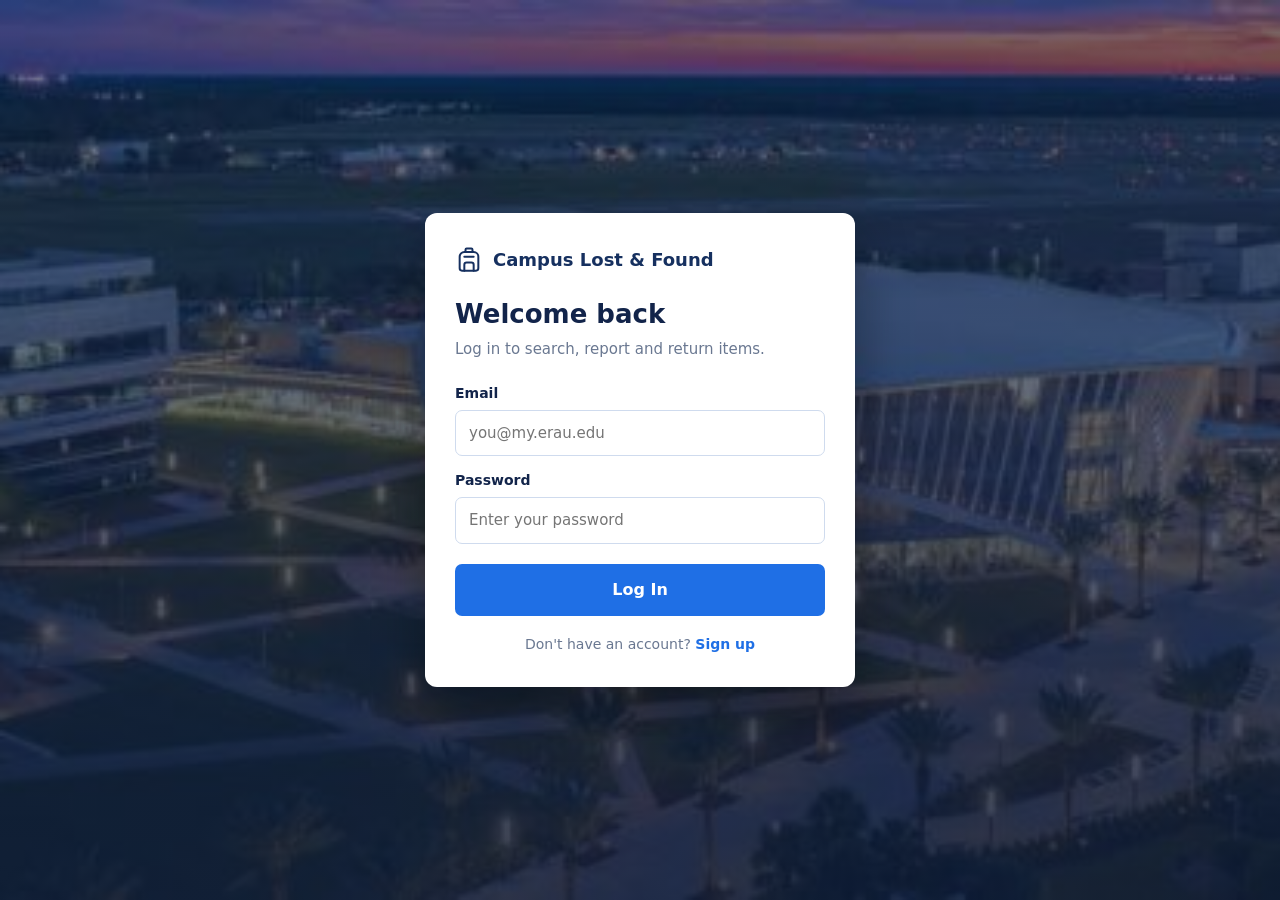
<file: index.html>
<!DOCTYPE html>
<html lang="en">
<head>
  <meta charset="UTF-8">
  <meta name="viewport" content="width=device-width, initial-scale=1.0">
  <title>Home - Campus Lost &amp; Found</title>
  <link rel="stylesheet" href="style.css">
</head>
<body>
  <header id="site-nav"></header>

  <main>
    <section class="hero">
      <div class="hero-img" role="img" aria-label="Campus at dusk"></div>
      <div class="container hero-inner">
        <h1>Campus Lost &amp; Found</h1>
        <p class="tagline">Find it. Report it. Return it.</p>
        <div class="hero-actions">
          <form class="search-bar" action="search.html" method="get" role="search">
            <span class="search-icon" id="heroSearchIcon"></span>
            <input type="search" name="q" placeholder="Search lost or found items..." aria-label="Search lost or found items">
            <button class="btn btn-primary" type="submit">Search</button>
          </form>
          <a class="btn btn-primary btn-lg" href="report.html" id="reportBtn">Report an Item</a>
        </div>
      </div>
    </section>

    <div class="container">
      <section class="stats" aria-label="Item totals">
        <a class="stat-card stat-lost" href="search.html?status=lost">
          <span class="stat-icon" data-icon="alert"></span>
          <span><span class="stat-label">Lost Items</span><br><span class="stat-value" id="statLost">0</span></span>
        </a>
        <a class="stat-card stat-found" href="search.html?status=found">
          <span class="stat-icon" data-icon="search"></span>
          <span><span class="stat-label">Found Items</span><br><span class="stat-value" id="statFound">0</span></span>
        </a>
        <a class="stat-card stat-returned" href="search.html?status=returned">
          <span class="stat-icon" data-icon="check"></span>
          <span><span class="stat-label">Returned</span><br><span class="stat-value" id="statReturned">0</span></span>
        </a>
      </section>

      <div class="home-grid">
        <section class="panel">
          <div class="panel-head">
            <h2 class="panel-title">Recent Items</h2>
            <a class="link-arrow" href="search.html" id="viewAll">View All</a>
          </div>
          <div class="items-grid" id="recentGrid"></div>
        </section>

        <section class="panel">
          <h2 class="panel-title">Common Locations</h2>
          <p class="panel-sub">Where items are most often lost on campus.</p>
          <ul class="loc-list" id="locList"></ul>
        </section>
      </div>
    </div>
  </main>


  <script src="items-backend.js"></script>
  <script src="ui.js"></script>
  <script>
    const user = initPage('home');
    if (user) {
      document.getElementById('heroSearchIcon').innerHTML = icon('search');
      document.getElementById('reportBtn').insertAdjacentHTML('afterbegin', icon('plus'));
      document.getElementById('viewAll').insertAdjacentHTML('beforeend', icon('arrowRight'));
      document.querySelectorAll('[data-icon]').forEach(el => { el.innerHTML = icon(el.dataset.icon); });

      // Totals
      const stats = Items.getStats();
      document.getElementById('statLost').textContent = stats.lost;
      document.getElementById('statFound').textContent = stats.found;
      document.getElementById('statReturned').textContent = stats.returned;

      // Recent items
      const recent = Items.getRecent(6);
      document.getElementById('recentGrid').innerHTML = recent.length
        ? recent.map(itemCard).join('')
        : emptyState('No items yet', 'Reported items will show up here.', '<a class="btn btn-primary" href="report.html">Report an Item</a>');

      // Common locations
      const locs = Items.getCommonLocations(5);
      const max = locs.length ? locs[0].count : 1;
      document.getElementById('locList').innerHTML = locs.length
        ? locs.map(l =>
            '<li><div class="loc-name">' + esc(l.location) + '</div>' +
            '<div class="loc-row"><div class="loc-track"><div class="loc-fill" style="width:' + (l.count / max * 95).toFixed(1) + '%"></div></div>' +
            '<span class="loc-count">' + l.count + '</span></div></li>'
          ).join('')
        : '<li class="muted">No lost items have been reported yet.</li>';
    }
  </script>
</body>
</html>
</file>
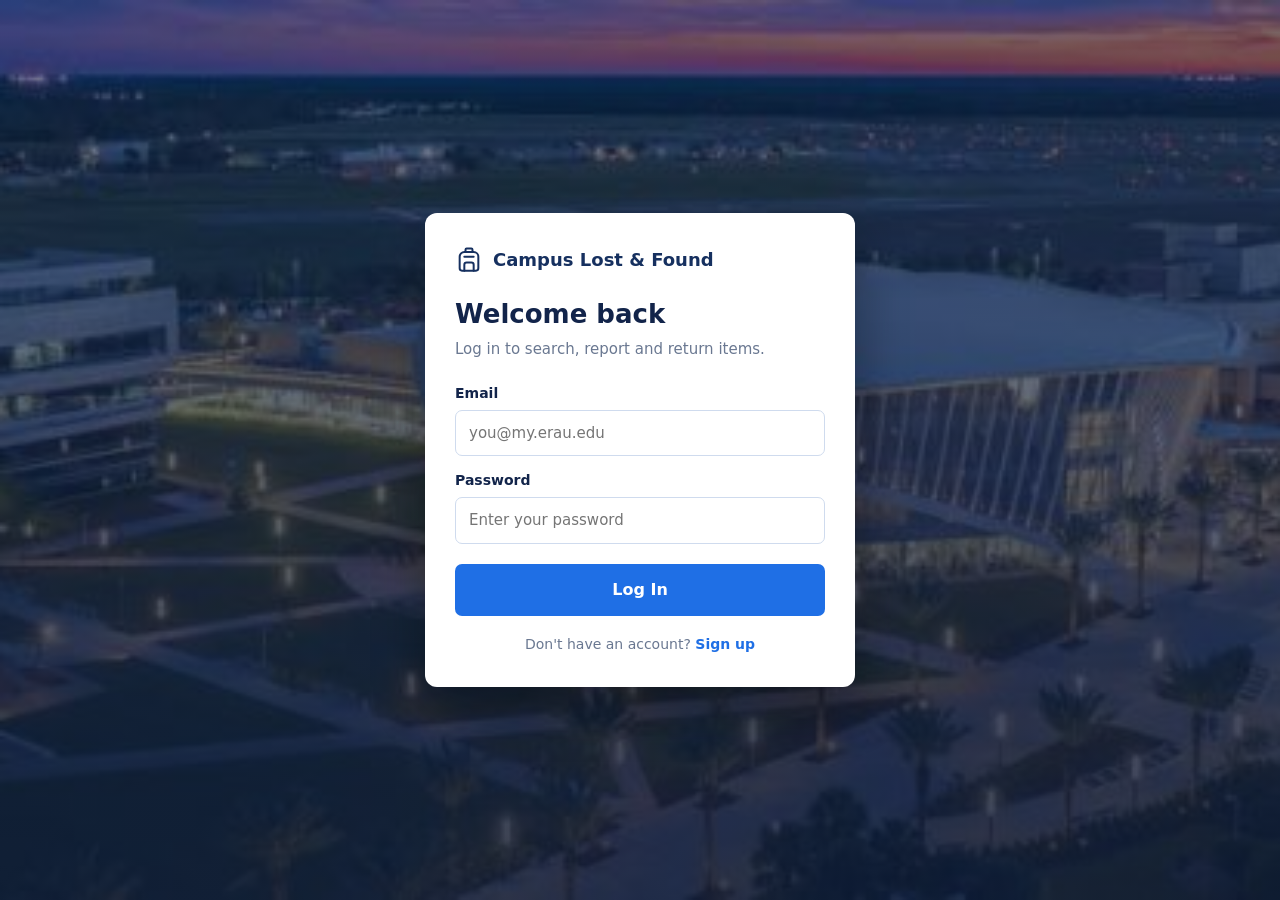
<file: item.html>
<!DOCTYPE html>
<html lang="en">
<head>
  <meta charset="UTF-8">
  <meta name="viewport" content="width=device-width, initial-scale=1.0">
  <title>Item Details - Campus Lost &amp; Found</title>
  <link rel="stylesheet" href="style.css">
</head>
<body>
  <header id="site-nav"></header>

  <main>
    <div class="container page-body">
      <a class="back-link" href="search.html" id="backLink">Back to search</a>
      <div class="alert alert-success" id="notice" role="status" hidden></div>
      <div id="detail"></div>
    </div>
  </main>


  <script src="items-backend.js"></script>
  <script src="ui.js"></script>
  <script>
    const user = initPage('');
    if (user) {
      document.getElementById('backLink').insertAdjacentHTML('afterbegin', icon('arrowLeft'));

      const params = new URLSearchParams(location.search);
      const id = params.get('id');
      const notice = document.getElementById('notice');
      const container = document.getElementById('detail');

      if (params.get('new')) {
        notice.textContent = 'Your report has been posted.';
        notice.hidden = false;
      }

      function render() {
        const item = Items.getById(id);
        if (!item) {
          container.innerHTML = emptyState('Item not found', 'This item may have been removed.', '<a class="btn btn-primary" href="search.html">Search Items</a>');
          return;
        }
        document.title = item.name + ' - Campus Lost & Found';

        const verb = item.type === 'found' ? 'found' : 'lost';
        const isMine = item.reportedBy.toLowerCase() === user.email.toLowerCase();
        const reportedOn = new Date(item.createdAt).toLocaleDateString('en-US', { month: 'short', day: 'numeric', year: 'numeric' });

        let actions = '';
        if (item.status === 'returned') {
          const returnedOn = item.returnedAt ? new Date(item.returnedAt).toLocaleDateString('en-US', { month: 'short', day: 'numeric', year: 'numeric' }) : '';
          actions += '<div class="returned-note">' + icon('check') + '<span>This item was returned to its owner' + (returnedOn ? ' on ' + esc(returnedOn) : '') + '.</span></div>';
        }
        actions += '<div class="detail-actions" id="actions">';
        if (item.status !== 'returned') {
          actions += '<button class="btn btn-success" type="button" id="returnBtn">' + icon('check') + ' Mark as Returned</button>';
        }
        if (isMine) {
          actions += '<button class="btn btn-danger" type="button" id="deleteBtn">' + icon('trash') + ' Delete Report</button>';
        }
        actions += '</div><div id="confirmArea"></div>';

        container.innerHTML =
          '<article class="detail">' +
            '<div class="detail-media">' + itemMedia(item) + '</div>' +
            '<div>' +
              statusBadge(item.status) +
              '<h1>' + esc(item.name) + '</h1>' +
              '<dl class="detail-meta">' +
                '<div><dt>Category</dt><dd>' + esc(item.category) + '</dd></div>' +
                '<div><dt>Location ' + verb + '</dt><dd>' + esc(item.location) + '</dd></div>' +
                '<div><dt>Date ' + verb + '</dt><dd>' + esc(formatDate(item.date)) + '</dd></div>' +
                '<div><dt>Originally reported</dt><dd>' + (verb === 'lost' ? 'Lost' : 'Found') + '</dd></div>' +
                '<div><dt>Reported by</dt><dd>' + esc(item.reporterName) + (isMine ? ' (you)' : '') + '</dd></div>' +
                '<div><dt>Contact</dt><dd>' + esc(item.reportedBy) + '</dd></div>' +
                '<div><dt>Reported on</dt><dd>' + esc(reportedOn) + '</dd></div>' +
              '</dl>' +
              '<div class="detail-desc"><h2>Description</h2><p>' + (item.description ? esc(item.description) : '<span class="muted">No description provided.</span>') + '</p></div>' +
              actions +
            '</div>' +
          '</article>';

        const returnBtn = document.getElementById('returnBtn');
        if (returnBtn) returnBtn.addEventListener('click', () => askConfirm(
          'Confirm this item has been returned to its owner?', 'Yes, mark returned', 'btn-success',
          () => {
            const r = Items.markReturned(item.id);
            notice.textContent = r.success ? 'Marked as returned. Thanks for helping!' : r.message;
            notice.hidden = false;
            render();
          }
        ));

        const deleteBtn = document.getElementById('deleteBtn');
        if (deleteBtn) deleteBtn.addEventListener('click', () => askConfirm(
          'Delete this report? This cannot be undone.', 'Yes, delete', 'btn-danger',
          () => {
            const r = Items.deleteItem(item.id, user);
            if (r.success) location.href = 'my-reports.html';
          }
        ));
      }

      // Inline confirmation instead of a browser pop-up
      function askConfirm(message, yesLabel, yesClass, onYes) {
        document.getElementById('actions').hidden = true;
        const area = document.getElementById('confirmArea');
        area.innerHTML =
          '<div class="confirm-box"><p>' + esc(message) + '</p>' +
          '<button class="btn ' + yesClass + '" type="button" id="yesBtn">' + esc(yesLabel) + '</button>' +
          '<button class="btn btn-outline" type="button" id="noBtn">Cancel</button></div>';
        document.getElementById('yesBtn').addEventListener('click', onYes);
        document.getElementById('noBtn').addEventListener('click', () => {
          area.innerHTML = '';
          document.getElementById('actions').hidden = false;
        });
        document.getElementById('yesBtn').focus();
      }

      render();
    }
  </script>
</body>
</html>
</file>
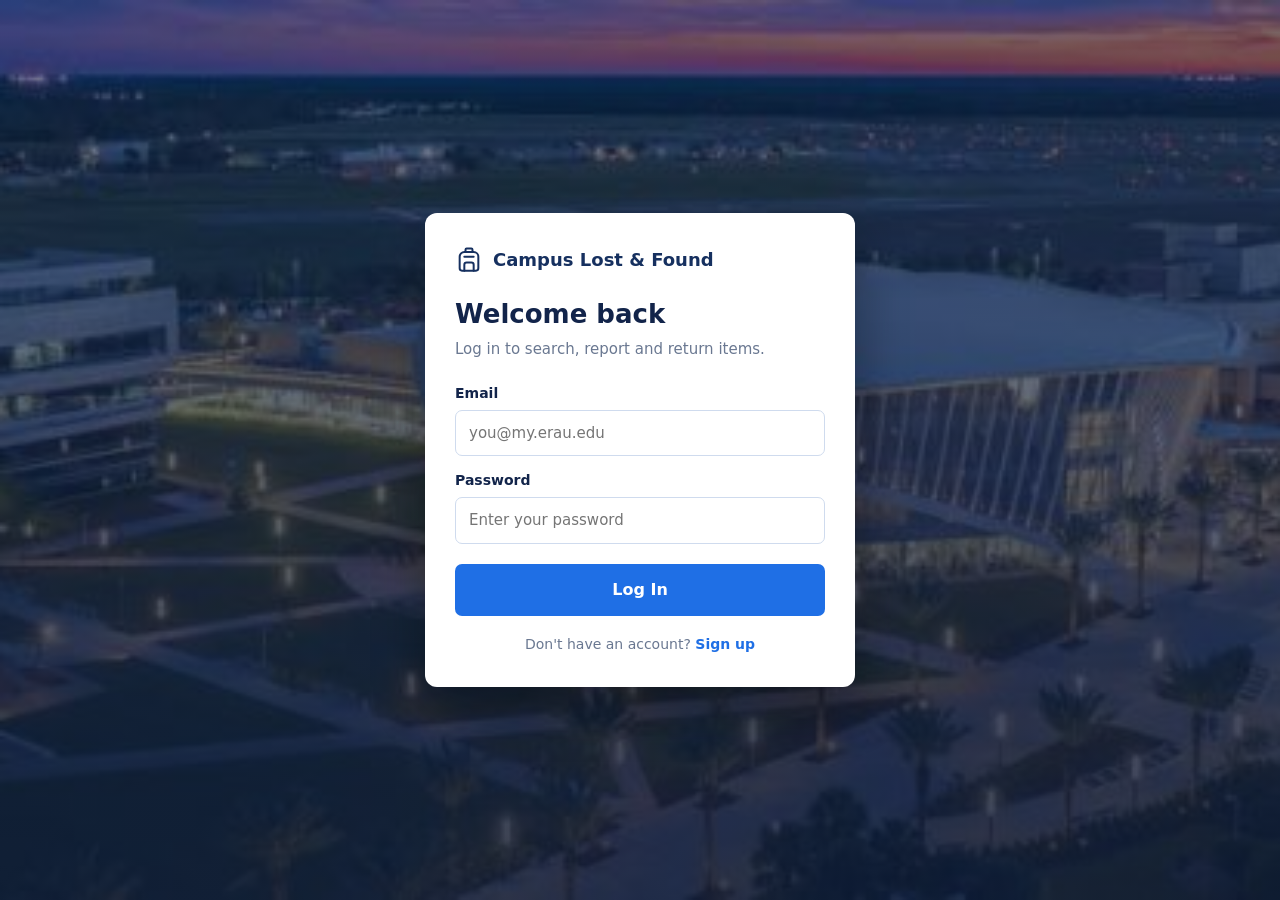
<file: login.html>
<!DOCTYPE html>
<html lang="en">
<head>
  <meta charset="UTF-8">
  <meta name="viewport" content="width=device-width, initial-scale=1.0">
  <title>Log In - Campus Lost &amp; Found</title>
  <link rel="stylesheet" href="style.css">
</head>
<body>
  <main class="auth-page">
    <div class="auth-card">
      <div class="auth-brand" id="authBrand"><span>Campus Lost &amp; Found</span></div>
      <h1>Welcome back</h1>
      <p class="sub">Log in to search, report and return items.</p>

      <div class="alert alert-error" id="loginError" role="alert" hidden></div>

      <form id="loginForm" novalidate>
        <div class="field">
          <label for="email">Email</label>
          <input class="input" type="email" id="email" name="email" placeholder="you@my.erau.edu" autocomplete="email" required>
        </div>
        <div class="field">
          <label for="password">Password</label>
          <input class="input" type="password" id="password" name="password" placeholder="Enter your password" autocomplete="current-password" required>
        </div>
        <button class="btn btn-primary btn-lg" type="submit">Log In</button>
      </form>

      <p class="auth-foot">Don't have an account? <a href="signup.html">Sign up</a></p>
    </div>
  </main>


  <script src="items-backend.js"></script>
  <script src="ui.js"></script>
  <script src="Interaction-For-Website.js"></script>
</body>
</html>
</file>
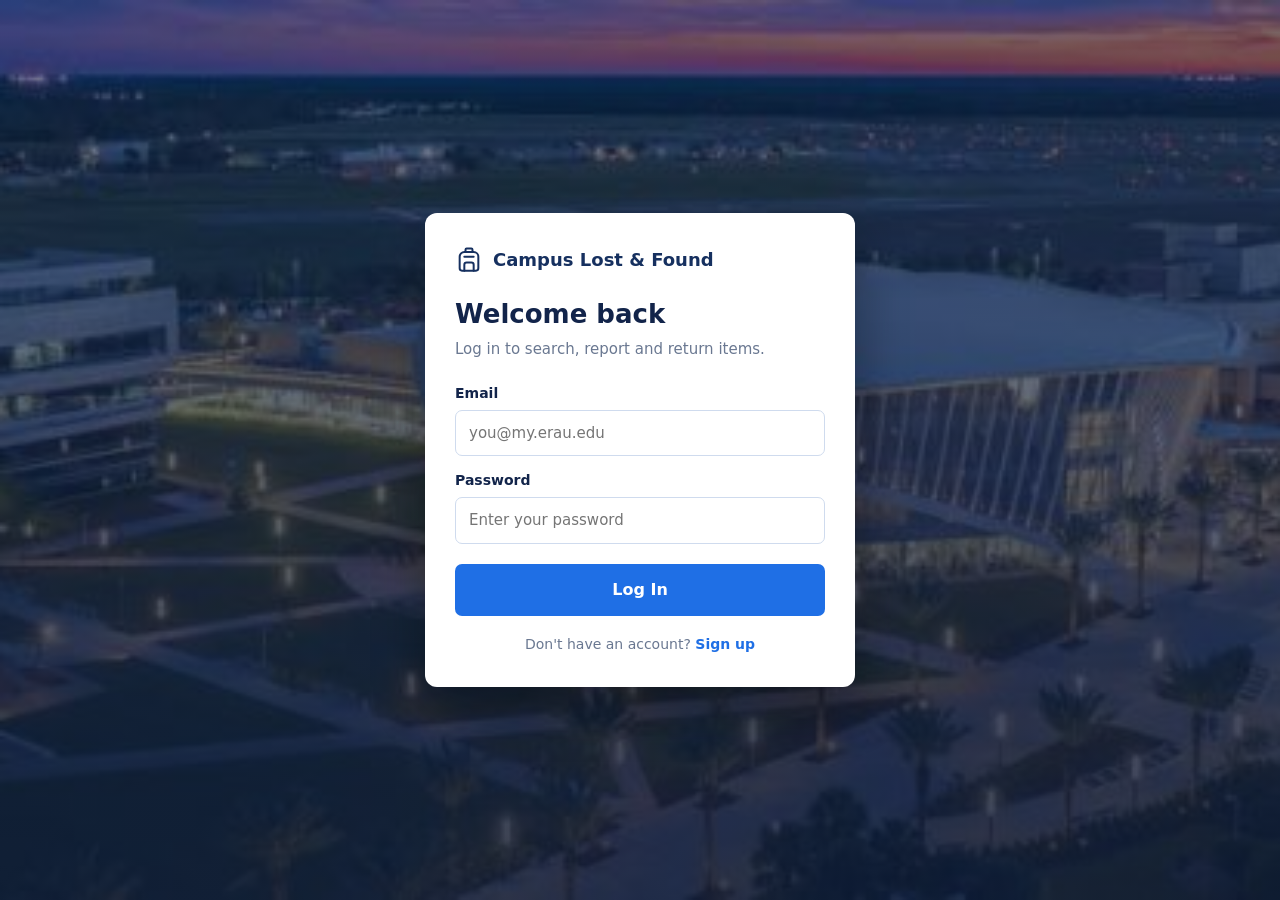
<file: my-reports.html>
<!DOCTYPE html>
<html lang="en">
<head>
  <meta charset="UTF-8">
  <meta name="viewport" content="width=device-width, initial-scale=1.0">
  <title>My Reports - Campus Lost &amp; Found</title>
  <link rel="stylesheet" href="style.css">
</head>
<body>
  <header id="site-nav"></header>

  <main>
    <section class="page-head">
      <div class="container">
        <h1>My Reports</h1>
        <p id="greeting">Items you have reported.</p>
      </div>
    </section>

    <div class="container page-body">
      <div class="tabs" id="tabs" role="tablist"></div>
      <div class="items-grid" id="myItems"></div>
    </div>
  </main>


  <script src="items-backend.js"></script>
  <script src="ui.js"></script>
  <script>
    const user = initPage('mine');
    if (user) {
      document.getElementById('greeting').textContent = 'Hi ' + user.first + ', here are the items you have reported.';

      const mine = Items.getByReporter(user.email);
      const tabs = [['', 'All'], ['lost', 'Lost'], ['found', 'Found'], ['returned', 'Returned']];
      let current = '';

      function render() {
        document.getElementById('tabs').innerHTML = tabs.map(([key, label]) => {
          const count = key ? mine.filter(i => i.status === key).length : mine.length;
          return '<button type="button" role="tab" class="tab' + (key === current ? ' active' : '') + '" aria-selected="' + (key === current) + '" data-key="' + key + '">' +
            label + '<span class="count">' + count + '</span></button>';
        }).join('');

        const list = current ? mine.filter(i => i.status === current) : mine;
        document.getElementById('myItems').innerHTML = list.length
          ? list.map(itemCard).join('')
          : (mine.length
              ? emptyState('Nothing here', 'You have no ' + current + ' items.')
              : emptyState("You haven't reported anything yet", 'Lost or found something? Report it so others can help.', '<a class="btn btn-primary" href="report.html">Report an Item</a>'));
      }

      document.getElementById('tabs').addEventListener('click', e => {
        const btn = e.target.closest('.tab');
        if (!btn) return;
        current = btn.dataset.key;
        render();
      });

      render();
    }
  </script>
</body>
</html>
</file>
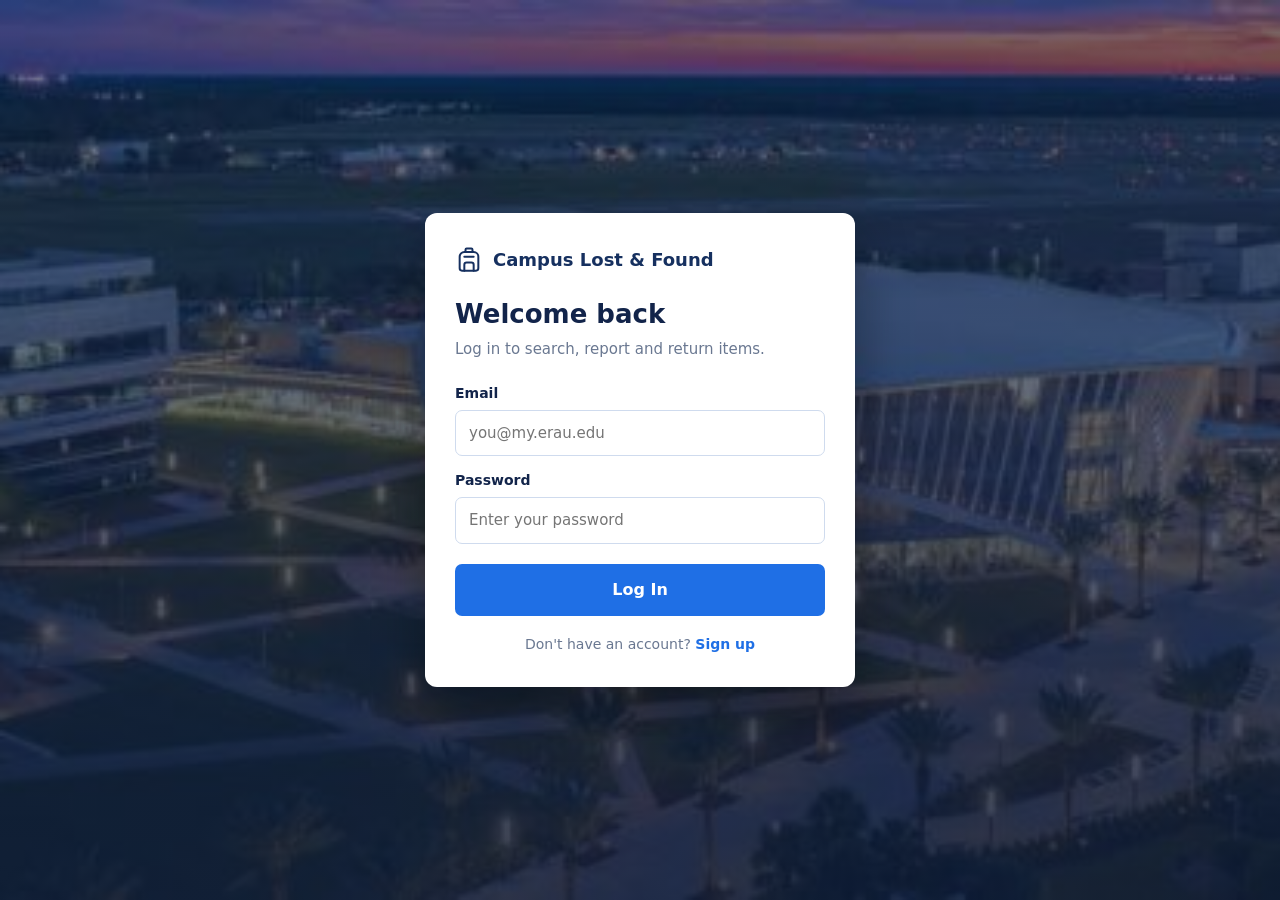
<file: report.html>
<!DOCTYPE html>
<html lang="en">
<head>
  <meta charset="UTF-8">
  <meta name="viewport" content="width=device-width, initial-scale=1.0">
  <title>Report an Item - Campus Lost &amp; Found</title>
  <link rel="stylesheet" href="style.css">
</head>
<body>
  <header id="site-nav"></header>

  <main>
    <section class="page-head">
      <div class="container">
        <h1>Report an Item</h1>
        <p>Lost something, or found something that isn't yours? Let the campus know.</p>
      </div>
    </section>

    <div class="container page-body">
      <form class="form-card" id="reportForm" novalidate>
        <div class="alert alert-error" id="formError" role="alert" hidden></div>

        <div class="form-grid">
          <fieldset class="full" style="border:0;min-width:0">
            <legend class="field-label">What happened? <span class="req">*</span></legend>
            <div class="segmented">
              <input type="radio" name="type" id="typeLost" value="lost" checked>
              <label for="typeLost" class="seg-lost"><span class="seg-icon" data-icon="alert"></span><span>I lost something<small>Ask others to keep an eye out</small></span></label>
              <input type="radio" name="type" id="typeFound" value="found">
              <label for="typeFound" class="seg-found"><span class="seg-icon" data-icon="search"></span><span>I found something<small>Help it get back to its owner</small></span></label>
            </div>
          </fieldset>

          <div class="field">
            <label for="name">Item name <span class="req">*</span></label>
            <input class="input" id="name" name="name" type="text" maxlength="80" placeholder="e.g. Black Backpack" required>
          </div>

          <div class="field">
            <label for="category">Category <span class="req">*</span></label>
            <select class="input" id="category" name="category"></select>
          </div>

          <div class="field">
            <label for="location" id="locationLabel">Where was it lost? <span class="req">*</span></label>
            <input class="input" id="location" name="location" type="text" list="locationList" maxlength="80" placeholder="e.g. Student Union" required>
            <datalist id="locationList"></datalist>
          </div>

          <div class="field">
            <label for="date" id="dateLabel">Date lost <span class="req">*</span></label>
            <input class="input" id="date" name="date" type="date" required>
          </div>

          <div class="field full">
            <label for="description">Description</label>
            <textarea class="input" id="description" name="description" maxlength="600" placeholder="Color, brand, distinguishing marks, what's inside..."></textarea>
          </div>

          <div class="field full">
            <span class="field-label">Photo <span class="muted" style="font-weight:400">(optional)</span></span>
            <div class="photo-field">
              <div class="photo-preview" id="photoPreview"></div>
              <div>
                <div class="photo-buttons">
                  <label class="btn btn-outline" for="photo" style="margin:0" id="photoBtn">Add photo</label>
                  <button class="btn btn-danger" type="button" id="removePhoto" hidden>Remove</button>
                </div>
                <p class="hint">Without a photo, the category icon is shown.</p>
              </div>
              <input class="visually-hidden" type="file" id="photo" accept="image/*">
            </div>
          </div>
        </div>

        <div class="form-actions">
          <a class="btn btn-outline" href="index.html">Cancel</a>
          <button class="btn btn-primary" type="submit" id="submitBtn">Submit Report</button>
        </div>
      </form>
    </div>
  </main>


  <script src="items-backend.js"></script>
  <script src="ui.js"></script>
  <script>
    const user = initPage('report');
    if (user) {
      const form = document.getElementById('reportForm');
      const errorBox = document.getElementById('formError');
      const preview = document.getElementById('photoPreview');
      const photoInput = document.getElementById('photo');
      const removeBtn = document.getElementById('removePhoto');
      let photoData = '';

      document.querySelectorAll('[data-icon]').forEach(el => { el.innerHTML = icon(el.dataset.icon); });
      document.getElementById('photoBtn').insertAdjacentHTML('afterbegin', icon('image'));

      CATEGORIES.forEach(c => form.category.add(new Option(c, c)));
      form.category.value = 'Other';
      document.getElementById('locationList').innerHTML = Items.getAllLocations().map(l => '<option value="' + esc(l) + '">').join('');

      const today = toISODate(new Date());
      form.date.value = today;
      form.date.max = today;

      // Labels follow the lost/found choice
      function updateLabels() {
        const verb = form.type.value === 'found' ? 'found' : 'lost';
        document.getElementById('locationLabel').innerHTML = 'Where was it ' + verb + '? <span class="req">*</span>';
        document.getElementById('dateLabel').innerHTML = 'Date ' + verb + ' <span class="req">*</span>';
      }
      form.querySelectorAll('input[name="type"]').forEach(r => r.addEventListener('change', updateLabels));

      // Photo preview: uploaded photo, or the category icon as the default
      function updatePreview() {
        preview.innerHTML = itemMedia({ image: photoData, category: form.category.value, name: document.getElementById('name').value || 'item' });
        removeBtn.hidden = !photoData;
      }
      form.category.addEventListener('change', updatePreview);

      // Shrink photos before saving so they fit in localStorage
      function resizeImage(file, maxSize) {
        return new Promise((resolve, reject) => {
          const reader = new FileReader();
          reader.onerror = reject;
          reader.onload = () => {
            const img = new Image();
            img.onerror = reject;
            img.onload = () => {
              const scale = Math.min(1, maxSize / Math.max(img.width, img.height));
              const canvas = document.createElement('canvas');
              canvas.width = Math.round(img.width * scale);
              canvas.height = Math.round(img.height * scale);
              const ctx = canvas.getContext('2d');
              ctx.fillStyle = '#fff';
              ctx.fillRect(0, 0, canvas.width, canvas.height);
              ctx.drawImage(img, 0, 0, canvas.width, canvas.height);
              resolve(canvas.toDataURL('image/jpeg', 0.8));
            };
            img.src = reader.result;
          };
          reader.readAsDataURL(file);
        });
      }

      photoInput.addEventListener('change', async () => {
        const file = photoInput.files[0];
        if (!file) return;
        if (!file.type.startsWith('image/')) {
          errorBox.textContent = 'Please choose an image file.';
          errorBox.hidden = false;
          return;
        }
        try {
          photoData = await resizeImage(file, 640);
          errorBox.hidden = true;
        } catch (e) {
          errorBox.textContent = 'That photo could not be read. Try a different one.';
          errorBox.hidden = false;
        }
        photoInput.value = '';
        updatePreview();
      });

      removeBtn.addEventListener('click', () => { photoData = ''; updatePreview(); });

      form.addEventListener('submit', e => {
        e.preventDefault();
        const result = Items.addItem({
          type: form.type.value,
          name: document.getElementById('name').value,
          category: form.category.value,
          location: document.getElementById('location').value,
          date: form.date.value,
          description: form.description.value,
          image: photoData
        }, user);

        if (!result.success) {
          errorBox.textContent = result.message;
          errorBox.hidden = false;
          errorBox.scrollIntoView({ behavior: 'smooth', block: 'center' });
          return;
        }
        location.href = 'item.html?id=' + encodeURIComponent(result.item.id) + '&new=1';
      });

      updateLabels();
      updatePreview();
    }
  </script>
</body>
</html>
</file>
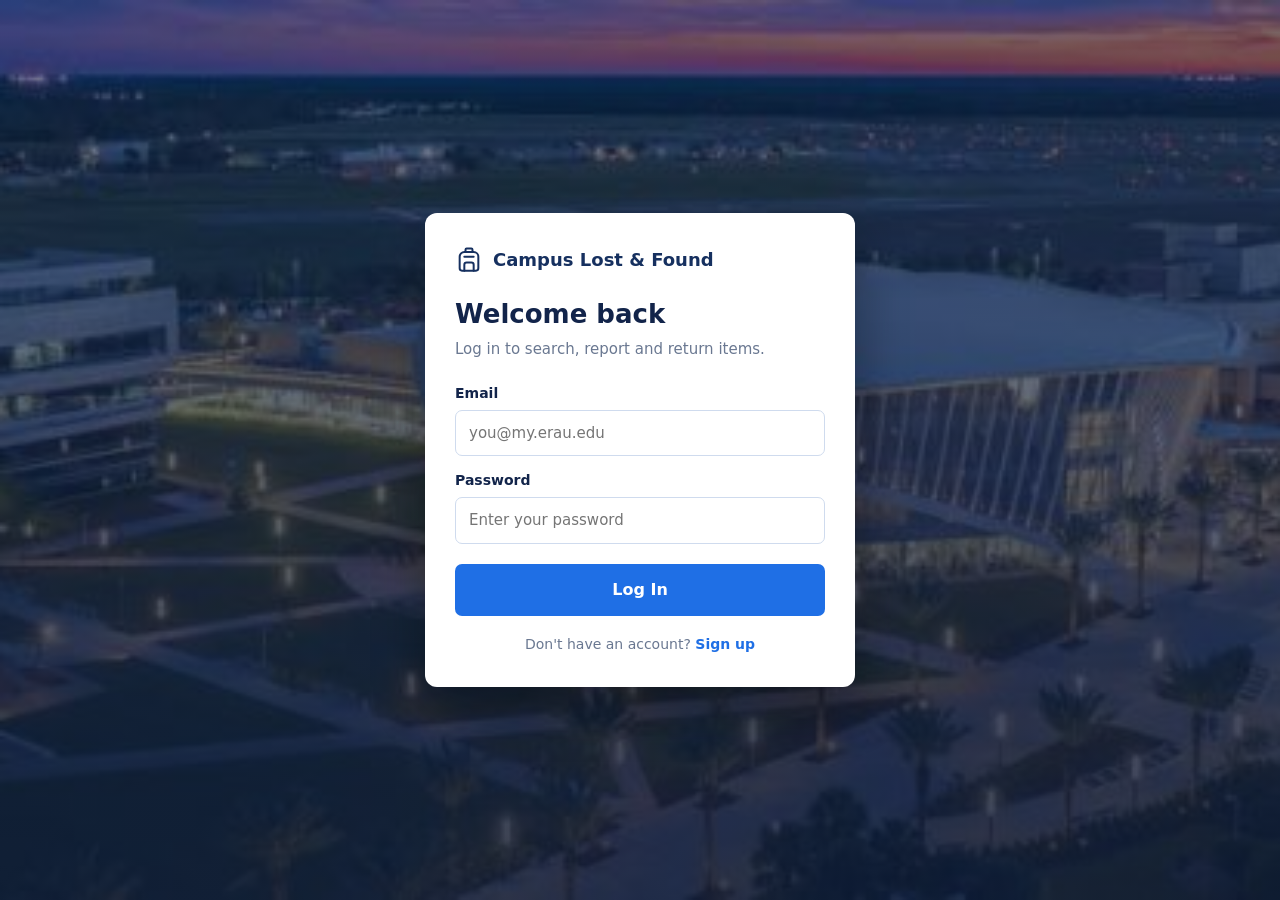
<file: search.html>
<!DOCTYPE html>
<html lang="en">
<head>
  <meta charset="UTF-8">
  <meta name="viewport" content="width=device-width, initial-scale=1.0">
  <title>Search Items - Campus Lost &amp; Found</title>
  <link rel="stylesheet" href="style.css">
</head>
<body>
  <header id="site-nav"></header>

  <main>
    <section class="page-head">
      <div class="container">
        <h1>Search Items</h1>
        <p>Look through everything reported lost or found on campus.</p>
      </div>
    </section>

    <div class="container page-body">
      <form class="filters" id="filters" role="search">
        <div class="input-icon field-search">
          <span id="qIcon"></span>
          <input class="input" type="search" id="q" placeholder="Search by name, description, location..." aria-label="Search">
        </div>
        <select class="input" id="category" aria-label="Category"><option value="">All categories</option></select>
        <select class="input" id="status" aria-label="Status">
          <option value="">All statuses</option>
          <option value="lost">Lost</option>
          <option value="found">Found</option>
          <option value="returned">Returned</option>
        </select>
        <select class="input" id="location" aria-label="Location"><option value="">All locations</option></select>
        <button class="btn btn-outline" type="button" id="clearBtn">Clear</button>
      </form>

      <div class="results-meta"><span id="resultCount"></span></div>
      <div class="items-grid" id="results"></div>
    </div>
  </main>


  <script src="items-backend.js"></script>
  <script src="ui.js"></script>
  <script>
    const user = initPage('search');
    if (user) {
      document.getElementById('qIcon').outerHTML = icon('search');

      const q = document.getElementById('q');
      const category = document.getElementById('category');
      const status = document.getElementById('status');
      const locationSel = document.getElementById('location');

      CATEGORIES.forEach(c => category.add(new Option(c, c)));
      Items.getAllLocations().forEach(l => locationSel.add(new Option(l, l)));

      // Pre-fill from the URL (e.g. coming from the home page search bar or a stat card)
      const params = new URLSearchParams(location.search);
      q.value = params.get('q') || '';
      category.value = params.get('category') || '';
      status.value = params.get('status') || '';
      locationSel.value = params.get('location') || '';

      function run() {
        const filters = { query: q.value.trim(), category: category.value, status: status.value, location: locationSel.value };
        const results = Items.search(filters);

        document.getElementById('resultCount').textContent = results.length + (results.length === 1 ? ' item found' : ' items found');
        document.getElementById('results').innerHTML = results.length
          ? results.map(itemCard).join('')
          : emptyState('No matching items', 'Try different words or clear the filters.', '<a class="btn btn-primary" href="report.html">Report an Item</a>');

        // Keep the URL in sync so results can be bookmarked or shared
        const p = new URLSearchParams();
        if (filters.query) p.set('q', filters.query);
        if (filters.category) p.set('category', filters.category);
        if (filters.status) p.set('status', filters.status);
        if (filters.location) p.set('location', filters.location);
        try { history.replaceState(null, '', location.pathname + (p.toString() ? '?' + p : '')); } catch (e) {}
      }

      document.getElementById('filters').addEventListener('submit', e => { e.preventDefault(); run(); });
      q.addEventListener('input', run);
      [category, status, locationSel].forEach(s => s.addEventListener('change', run));
      document.getElementById('clearBtn').addEventListener('click', () => {
        q.value = category.value = status.value = locationSel.value = '';
        run();
        q.focus();
      });

      run();
    }
  </script>
</body>
</html>
</file>
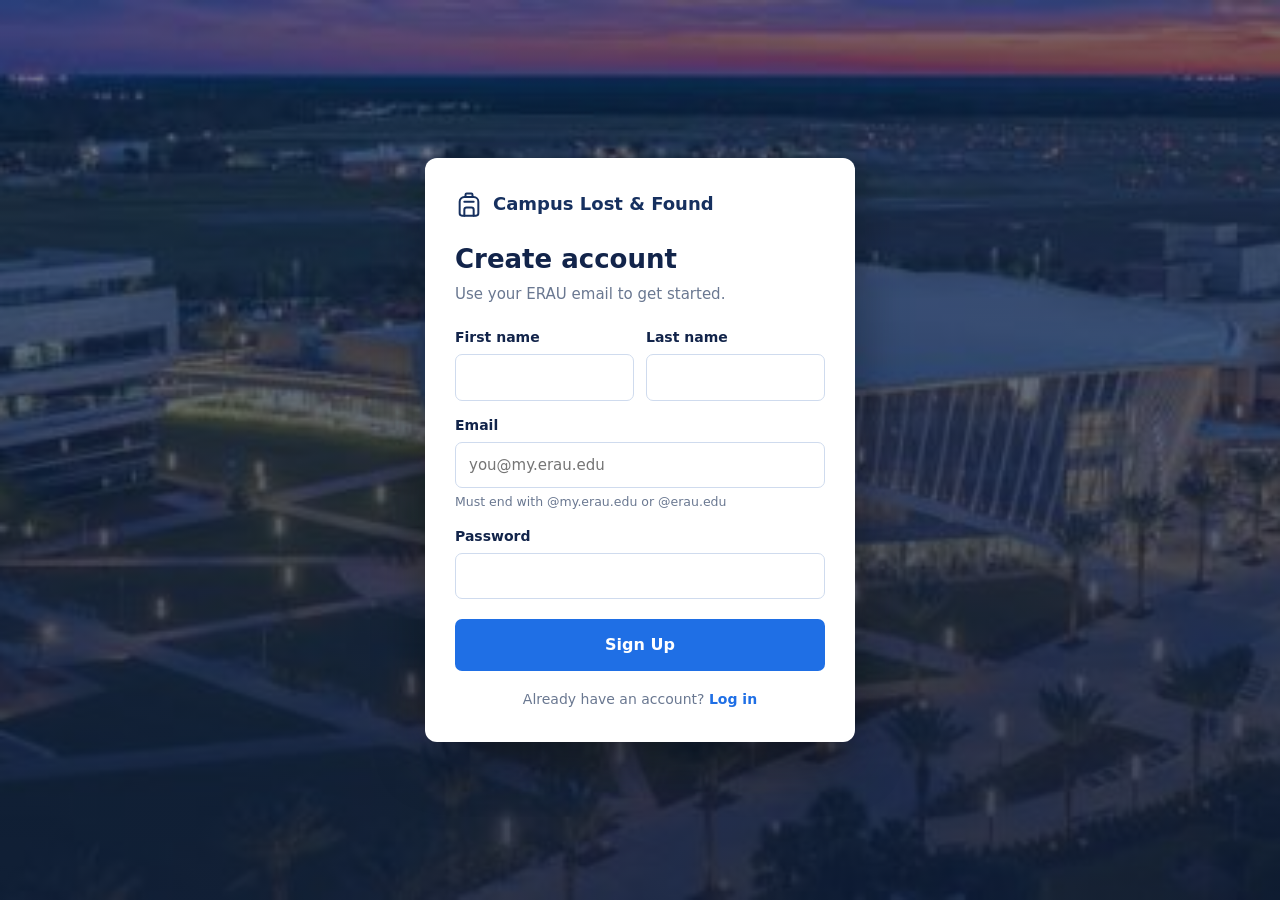
<file: signup.html>
<!DOCTYPE html>
<html lang="en">
<head>
  <meta charset="UTF-8">
  <meta name="viewport" content="width=device-width, initial-scale=1.0">
  <title>Sign Up - Campus Lost &amp; Found</title>
  <link rel="stylesheet" href="style.css">
</head>
<body>
  <main class="auth-page">
    <div class="auth-card">
      <div class="auth-brand" id="authBrand"><span>Campus Lost &amp; Found</span></div>
      <h1>Create account</h1>
      <p class="sub">Use your ERAU email to get started.</p>

      <div class="alert alert-error" id="signupError" role="alert" hidden></div>

      <form id="signupForm" novalidate>
        <div class="two-col">
          <div class="field">
            <label for="first">First name</label>
            <input class="input" id="first" name="first" type="text" autocomplete="given-name" required>
          </div>
          <div class="field">
            <label for="last">Last name</label>
            <input class="input" id="last" name="last" type="text" autocomplete="family-name" required>
          </div>
        </div>
        <div class="field">
          <label for="email">Email</label>
          <input class="input" id="email" name="email" type="email" placeholder="you@my.erau.edu" autocomplete="email" required>
          <p class="hint">Must end with @my.erau.edu or @erau.edu</p>
        </div>
        <div class="field">
          <label for="password">Password</label>
          <input class="input" id="password" name="password" type="password" autocomplete="new-password" required>
        </div>
        <button class="btn btn-primary btn-lg" type="submit">Sign Up</button>
      </form>

      <p class="auth-foot">Already have an account? <a href="login.html">Log in</a></p>
    </div>
  </main>


  <script src="items-backend.js"></script>
  <script src="ui.js"></script>
  <script>
    document.getElementById('authBrand').insertAdjacentHTML('afterbegin', icon('backpack'));

    const form = document.getElementById('signupForm');
    const errorBox = document.getElementById('signupError');

    form.addEventListener('submit', function (e) {
      e.preventDefault();
      const data = {
        first: form.first.value,
        last: form.last.value,
        email: form.email.value,
        password: form.password.value
      };

      const result = Auth.signup(data);
      if (!result.success) {
        errorBox.textContent = result.message;
        errorBox.hidden = false;
        return;
      }

      // Log the new user in and take them to the home page.
      Auth.login(data.email.trim(), data.password);
      location.href = 'index.html';
    });
  </script>
</body>
</html>
</file>
<file: style.css>
/* ==========================================================
   Campus Lost & Found — shared styles
   ========================================================== */
:root {
  --navy: #16305f;
  --blue: #1f6fe5;
  --blue-dark: #1859bd;
  --ink: #12244a;
  --text: #33415c;
  --muted: #6a7891;
  --bg: #f3f6fb;
  --card: #ffffff;
  --border: #dde5f2;
  --input-border: #cfdbee;
  --track: #e9eff9;

  --red: #e5484d;
  --red-bg: #fdeced;
  --red-tint: #fdf4f4;
  --red-border: #f6d6d7;
  --green: #2e9d5a;
  --green-bg: #e3f5ea;
  --green-tint: #f2faf5;
  --green-border: #cfeedb;
  --blue-bg: #e6effd;
  --blue-tint: #f2f6fe;
  --blue-border: #d4e2fb;

  --radius: 10px;
  --shadow: 0 1px 2px rgba(18, 36, 74, .05), 0 6px 18px rgba(18, 36, 74, .07);
}

* { box-sizing: border-box; margin: 0; padding: 0; }
[hidden] { display: none !important; }

html { font-family: "Segoe UI", system-ui, -apple-system, Roboto, "Helvetica Neue", Arial, sans-serif; }

body {
  min-height: 100vh;
  display: flex;
  flex-direction: column;
  background: var(--bg);
  color: var(--text);
  font-size: 15px;
  line-height: 1.5;
}

main { flex: 1; }
a { color: var(--blue); }
img { max-width: 100%; display: block; }

.container { width: 100%; max-width: 1240px; margin: 0 auto; padding-inline: 24px; }
.icon { width: 1em; height: 1em; flex: none; }
.truncate { overflow: hidden; text-overflow: ellipsis; white-space: nowrap; min-width: 0; }
.muted { color: var(--muted); }

/* ---------- Buttons ---------- */
.btn {
  display: inline-flex;
  align-items: center;
  justify-content: center;
  gap: 8px;
  padding: 10px 20px;
  border-radius: 7px;
  border: 1px solid transparent;
  font: inherit;
  font-weight: 600;
  cursor: pointer;
  text-decoration: none;
  white-space: nowrap;
  transition: background .15s, border-color .15s, color .15s;
}
.btn .icon { font-size: 18px; }
.btn-primary { background: var(--blue); color: #fff; }
.btn-primary:hover { background: var(--blue-dark); }
.btn-success { background: var(--green); color: #fff; }
.btn-success:hover { background: #24834a; }
.btn-outline { background: #fff; border-color: var(--input-border); color: var(--ink); }
.btn-outline:hover { border-color: var(--blue); color: var(--blue); }
.btn-danger { background: #fff; border-color: var(--red-border); color: var(--red); }
.btn-danger:hover { background: var(--red-tint); border-color: var(--red); }
.btn-lg { padding: 13px 26px; font-size: 16px; }

.btn:focus-visible, a:focus-visible, .avatar:focus-visible {
  outline: 3px solid rgba(31, 111, 229, .4);
  outline-offset: 2px;
}

/* ---------- Navbar ---------- */
.navbar { background: var(--navy); color: #fff; position: sticky; top: 0; z-index: 20; }
.nav-inner { display: flex; align-items: center; gap: 40px; min-height: 66px; }
.brand {
  display: flex;
  align-items: center;
  gap: 12px;
  color: #fff;
  text-decoration: none;
  font-weight: 700;
  font-size: 22px;
  letter-spacing: -.01em;
}
.brand-icon { font-size: 34px; stroke-width: 1.6; }
.nav-links { display: flex; list-style: none; gap: 4px; flex: 1; }
.nav-links a {
  display: block;
  position: relative;
  padding: 21px 16px;
  color: #d0daee;
  text-decoration: none;
  font-weight: 500;
  white-space: nowrap;
}
.nav-links a:hover { color: #fff; }
.nav-links a.active { color: #fff; font-weight: 600; }
.nav-links a.active::after {
  content: "";
  position: absolute;
  left: 16px;
  right: 16px;
  bottom: 12px;
  height: 3px;
  border-radius: 2px;
  background: #3d8bff;
}

.user-menu { position: relative; margin-left: auto; }
.avatar {
  width: 40px;
  height: 40px;
  border-radius: 50%;
  border: none;
  background: #2f80ed;
  color: #fff;
  display: grid;
  place-items: center;
  font-size: 20px;
  cursor: pointer;
}
.avatar:hover { background: #3d8bff; }
.user-dropdown {
  position: absolute;
  right: 0;
  top: calc(100% + 10px);
  min-width: 230px;
  padding: 8px;
  background: #fff;
  color: var(--text);
  border: 1px solid var(--border);
  border-radius: var(--radius);
  box-shadow: var(--shadow);
}
.ud-name { font-weight: 700; color: var(--ink); padding: 6px 10px 0; }
.ud-email { font-size: 13px; color: var(--muted); padding: 0 10px 8px; border-bottom: 1px solid var(--border); margin-bottom: 6px; word-break: break-all; }
.user-dropdown a, .ud-logout {
  display: flex;
  align-items: center;
  gap: 8px;
  width: 100%;
  padding: 8px 10px;
  border-radius: 6px;
  border: none;
  background: none;
  color: var(--ink);
  font: inherit;
  text-decoration: none;
  text-align: left;
  cursor: pointer;
}
.user-dropdown a:hover, .ud-logout:hover { background: var(--blue-tint); }
.ud-logout { color: var(--red); }

/* ---------- Hero (home page) ---------- */
.hero {
  position: relative;
  overflow: hidden;
  background: linear-gradient(180deg, #e8f1fd 0%, #f2f7fd 100%);
  border-bottom: 1px solid var(--border);
}
.hero-img {
  position: absolute;
  top: 0;
  right: 0;
  bottom: 0;
  width: 50%;
  background: url('campus.png') center / cover no-repeat;
  -webkit-mask-image: linear-gradient(to right, transparent 0, #000 40%);
  mask-image: linear-gradient(to right, transparent 0, #000 40%);
}
.hero-inner { position: relative; padding-block: 56px 60px; }
.hero h1 { font-size: 46px; line-height: 1.1; color: var(--ink); font-weight: 800; letter-spacing: -.02em; }
.tagline { font-size: 22px; color: #4a5f86; margin-top: 10px; }
.hero-actions { display: flex; flex-wrap: wrap; align-items: center; gap: 16px 32px; margin-top: 30px; max-width: 800px; }

.search-bar {
  display: flex;
  flex: 1 1 380px;
  max-width: 560px;
  background: #fff;
  border: 1px solid var(--input-border);
  border-radius: 8px;
  box-shadow: 0 1px 2px rgba(18, 36, 74, .06);
}
.search-bar:focus-within { border-color: var(--blue); box-shadow: 0 0 0 3px rgba(31, 111, 229, .15); }
.search-bar .search-icon { display: grid; place-items: center; padding-left: 16px; color: var(--muted); font-size: 20px; }
.search-bar input {
  flex: 1;
  min-width: 0;
  border: none;
  outline: none;
  background: transparent;
  padding: 13px 14px;
  font: inherit;
  font-size: 16px;
  color: var(--ink);
}
.search-bar .btn { border-radius: 0 7px 7px 0; padding-inline: 28px; }

/* ---------- Stat cards ---------- */
.stats { display: grid; grid-template-columns: repeat(3, minmax(0, 1fr)); gap: 20px; margin-top: 24px; }
.stat-card {
  display: flex;
  align-items: center;
  gap: 24px;
  padding: 22px 26px;
  border: 1px solid;
  border-radius: var(--radius);
  color: inherit;
  text-decoration: none;
  transition: transform .15s, box-shadow .15s;
}
.stat-card:hover { transform: translateY(-2px); box-shadow: var(--shadow); }
.stat-lost { background: var(--red-tint); border-color: var(--red-border); }
.stat-found { background: var(--green-tint); border-color: var(--green-border); }
.stat-returned { background: var(--blue-tint); border-color: var(--blue-border); }
.stat-icon { width: 60px; height: 60px; border-radius: 50%; display: grid; place-items: center; color: #fff; font-size: 28px; flex: none; }
.stat-lost .stat-icon { background: var(--red); }
.stat-found .stat-icon { background: var(--green); }
.stat-returned .stat-icon { background: var(--blue); }
.stat-label { font-weight: 600; color: var(--ink); font-size: 16px; }
.stat-value { font-size: 38px; font-weight: 800; color: var(--ink); line-height: 1.1; }

/* ---------- Panels ---------- */
.home-grid {
  display: grid;
  grid-template-columns: minmax(0, 2.15fr) minmax(0, 1fr);
  gap: 20px;
  align-items: start;
  margin-block: 20px 44px;
}
.panel { background: var(--card); border: 1px solid var(--border); border-radius: var(--radius); padding: 22px 20px 20px; }
.panel-head { display: flex; align-items: center; justify-content: space-between; gap: 12px; margin-bottom: 16px; }
.panel-title { font-size: 22px; color: var(--ink); font-weight: 700; }
.panel-sub { color: var(--muted); font-size: 13px; margin-top: 4px; }
.link-arrow { display: inline-flex; align-items: center; gap: 6px; font-weight: 600; font-size: 14px; text-decoration: none; }
.link-arrow:hover { text-decoration: underline; }

/* ---------- Item cards ---------- */
.items-grid { display: grid; grid-template-columns: repeat(auto-fill, minmax(270px, 1fr)); gap: 14px; }
.home-grid .items-grid { grid-template-columns: repeat(3, minmax(0, 1fr)); }

.item-card {
  display: flex;
  gap: 14px;
  padding: 12px;
  background: #fff;
  border: 1px solid var(--border);
  border-radius: 8px;
  color: inherit;
  text-decoration: none;
  transition: border-color .15s, box-shadow .15s;
}
.item-card:hover { border-color: #b9cdf0; box-shadow: var(--shadow); }
.thumb { width: 78px; height: 98px; flex: none; border-radius: 6px; overflow: hidden; background: #eef2f8; }
.thumb img { width: 100%; height: 100%; object-fit: cover; }
.thumb-icon {
  width: 100%;
  height: 100%;
  display: grid;
  place-items: center;
  font-size: 34px;
  color: #3a5c9a;
  background: linear-gradient(160deg, #eef3fb, #dfe8f6);
}
.thumb-icon .icon { stroke-width: 1.6; }
.item-body { flex: 1; min-width: 0; display: flex; flex-direction: column; }
.item-name { font-size: 15px; font-weight: 700; color: var(--ink); margin-bottom: 6px; overflow: hidden; text-overflow: ellipsis; white-space: nowrap; }
.item-meta { display: grid; gap: 4px; font-size: 12.5px; color: var(--muted); }
.item-meta > div { display: flex; align-items: center; gap: 6px; min-width: 0; }
.item-meta .icon { color: #7d8aa3; }
.item-body .badge { align-self: flex-end; margin-top: auto; }
.item-meta + .badge { margin-top: 10px; }

.badge {
  display: inline-block;
  padding: 3px 12px;
  border: 1px solid;
  border-radius: 999px;
  font-size: 11.5px;
  font-weight: 700;
  letter-spacing: .05em;
  text-transform: uppercase;
}
.badge-lost { color: var(--red); background: var(--red-bg); border-color: var(--red-border); }
.badge-found { color: var(--green); background: var(--green-bg); border-color: var(--green-border); }
.badge-returned { color: var(--blue); background: var(--blue-bg); border-color: var(--blue-border); }

/* ---------- Common locations ---------- */
.loc-list { list-style: none; display: grid; gap: 18px; margin-top: 8px; }
.loc-name { font-size: 14px; font-weight: 600; color: var(--ink); margin-bottom: 6px; }
.loc-row { display: flex; align-items: center; gap: 14px; }
.loc-track { flex: 1; height: 12px; background: var(--track); border-radius: 999px; overflow: hidden; }
.loc-fill { height: 100%; background: #2f7ff0; border-radius: 999px; }
.loc-count { min-width: 26px; text-align: right; font-weight: 600; color: var(--ink); }

/* ---------- Inner page header ---------- */
.page-head {
  background: linear-gradient(180deg, #e8f1fd 0%, #f2f7fd 100%);
  border-bottom: 1px solid var(--border);
  padding-block: 34px 30px;
}
.page-head h1 { font-size: 32px; color: var(--ink); font-weight: 800; letter-spacing: -.01em; }
.page-head p { color: #4a5f86; margin-top: 4px; font-size: 16px; }
.page-body { padding-block: 24px 48px; }

/* ---------- Forms ---------- */
.input {
  width: 100%;
  padding: 11px 13px;
  border: 1px solid var(--input-border);
  border-radius: 7px;
  background: #fff;
  color: var(--ink);
  font: inherit;
}
textarea.input { resize: vertical; min-height: 110px; }
.input:focus { outline: none; border-color: var(--blue); box-shadow: 0 0 0 3px rgba(31, 111, 229, .15); }
.input-icon { position: relative; }
.input-icon > .icon { position: absolute; left: 13px; top: 50%; transform: translateY(-50%); color: var(--muted); font-size: 18px; pointer-events: none; }
.input-icon .input { padding-left: 40px; }

.field > label, .field-label { display: block; margin-bottom: 6px; font-weight: 600; font-size: 14px; color: var(--ink); }
.req { color: var(--red); }
.hint { font-size: 12.5px; color: var(--muted); margin-top: 5px; }

.filters { display: grid; grid-template-columns: minmax(0, 2fr) repeat(3, minmax(0, 1fr)) auto; gap: 12px; margin-bottom: 16px; }
.results-meta { display: flex; justify-content: space-between; align-items: center; gap: 12px; margin-bottom: 12px; color: var(--muted); font-size: 14px; }

.form-card { max-width: 780px; background: var(--card); border: 1px solid var(--border); border-radius: var(--radius); padding: 28px; }
.form-grid { display: grid; grid-template-columns: 1fr 1fr; gap: 18px; }
.form-grid .full { grid-column: 1 / -1; }
.form-actions { display: flex; justify-content: flex-end; flex-wrap: wrap; gap: 12px; margin-top: 26px; }

.segmented { display: grid; grid-template-columns: 1fr 1fr; gap: 12px; }
.segmented input { position: absolute; opacity: 0; pointer-events: none; }
.segmented label {
  display: flex;
  align-items: center;
  gap: 12px;
  margin: 0;
  padding: 14px;
  border: 1.5px solid var(--border);
  border-radius: 8px;
  cursor: pointer;
  font-weight: 600;
  color: var(--ink);
  transition: border-color .15s, background .15s;
}
.segmented label small { display: block; font-weight: 400; color: var(--muted); font-size: 12.5px; }
.segmented input:checked + label { border-color: var(--blue); background: var(--blue-tint); }
.segmented input:focus-visible + label { outline: 3px solid rgba(31, 111, 229, .4); outline-offset: 2px; }
.seg-icon { width: 36px; height: 36px; border-radius: 50%; display: grid; place-items: center; color: #fff; font-size: 18px; flex: none; }
.seg-lost .seg-icon { background: var(--red); }
.seg-found .seg-icon { background: var(--green); }

.photo-field { display: flex; align-items: center; gap: 16px; flex-wrap: wrap; }
.photo-preview { width: 96px; height: 96px; flex: none; border-radius: 8px; overflow: hidden; background: #eef2f8; border: 1px solid var(--border); }
.photo-preview img { width: 100%; height: 100%; object-fit: cover; }
.photo-buttons { display: flex; flex-wrap: wrap; gap: 8px; }
.visually-hidden { position: absolute; width: 1px; height: 1px; overflow: hidden; clip: rect(0 0 0 0); white-space: nowrap; }

.alert { padding: 11px 14px; border-radius: 7px; font-size: 14px; margin-bottom: 16px; border: 1px solid; }
.alert-error { background: var(--red-bg); color: #b4232a; border-color: var(--red-border); }
.alert-success { background: var(--green-bg); color: #1f7a44; border-color: var(--green-border); }

/* ---------- Tabs (My Reports) ---------- */
.tabs { display: flex; flex-wrap: wrap; gap: 8px; margin-bottom: 16px; }
.tab {
  padding: 7px 14px;
  border: 1px solid var(--input-border);
  border-radius: 999px;
  background: #fff;
  color: var(--ink);
  font: inherit;
  font-size: 14px;
  font-weight: 600;
  cursor: pointer;
}
.tab .count { color: var(--muted); font-weight: 500; margin-left: 4px; }
.tab.active { background: var(--navy); border-color: var(--navy); color: #fff; }
.tab.active .count { color: #c9d4ea; }

/* ---------- Item detail ---------- */
.back-link { display: inline-flex; align-items: center; gap: 6px; margin-bottom: 16px; font-weight: 600; font-size: 14px; text-decoration: none; }
.back-link:hover { text-decoration: underline; }
.detail {
  display: grid;
  grid-template-columns: minmax(0, 340px) minmax(0, 1fr);
  gap: 32px;
  padding: 24px;
  background: var(--card);
  border: 1px solid var(--border);
  border-radius: var(--radius);
}
.detail-media { aspect-ratio: 1; border-radius: 8px; overflow: hidden; background: #eef2f8; }
.detail-media img { width: 100%; height: 100%; object-fit: cover; }
.detail-media .thumb-icon { font-size: 110px; }
.detail h1 { font-size: 30px; line-height: 1.2; color: var(--ink); margin: 10px 0 18px; }
.detail-meta { display: grid; grid-template-columns: repeat(2, minmax(0, 1fr)); gap: 14px 24px; padding-block: 16px; border-block: 1px solid var(--border); }
.detail-meta dt { font-size: 12px; font-weight: 600; letter-spacing: .05em; text-transform: uppercase; color: var(--muted); }
.detail-meta dd { margin-top: 2px; color: var(--ink); font-weight: 500; overflow-wrap: anywhere; }
.detail-desc h2 { font-size: 15px; color: var(--ink); margin: 18px 0 6px; }
.detail-desc p { white-space: pre-wrap; overflow-wrap: anywhere; }
.detail-actions { display: flex; flex-wrap: wrap; align-items: center; gap: 12px; margin-top: 24px; }
.confirm-box {
  display: flex;
  flex-wrap: wrap;
  align-items: center;
  gap: 12px;
  margin-top: 24px;
  padding: 14px 16px;
  background: var(--blue-tint);
  border: 1px solid var(--blue-border);
  border-radius: 8px;
  color: var(--ink);
}
.confirm-box p { flex: 1 1 240px; font-weight: 500; }
.returned-note {
  display: flex;
  align-items: center;
  gap: 10px;
  margin-top: 24px;
  padding: 12px 14px;
  background: var(--blue-tint);
  border: 1px solid var(--blue-border);
  border-radius: 8px;
  color: var(--ink);
}
.returned-note .icon { color: var(--blue); font-size: 20px; }

.empty {
  padding: 48px 20px;
  text-align: center;
  color: var(--muted);
  background: #fff;
  border: 1px dashed var(--input-border);
  border-radius: var(--radius);
}
.empty h3 { color: var(--ink); margin-bottom: 6px; }
.empty .btn { margin-top: 16px; }

/* ---------- Login / sign up ---------- */
.auth-page {
  flex: 1;
  display: grid;
  place-items: center;
  padding: 40px 16px;
  background: linear-gradient(rgba(14, 28, 56, .55), rgba(14, 28, 56, .78)), url('campus.png') center / cover no-repeat;
}
.auth-card { width: 100%; max-width: 430px; padding: 32px 30px; background: #fff; border-radius: 12px; box-shadow: 0 20px 50px rgba(0, 0, 0, .35); }
.auth-brand { display: flex; align-items: center; gap: 10px; margin-bottom: 22px; color: var(--navy); font-weight: 700; font-size: 18px; }
.auth-brand .icon { font-size: 28px; stroke-width: 1.7; }
.auth-card h1 { font-size: 26px; color: var(--ink); }
.auth-card .sub { color: var(--muted); margin: 4px 0 22px; }
.auth-card .field { margin-bottom: 14px; }
.auth-card .btn { width: 100%; margin-top: 6px; }
.auth-foot { margin-top: 18px; text-align: center; color: var(--muted); font-size: 14px; }
.auth-foot a { font-weight: 600; text-decoration: none; }
.auth-foot a:hover { text-decoration: underline; }
.two-col { display: grid; grid-template-columns: 1fr 1fr; gap: 12px; }

/* ---------- Responsive ---------- */
@media (max-width: 1180px) {
  .home-grid .items-grid { grid-template-columns: repeat(2, minmax(0, 1fr)); }
}
@media (max-width: 1000px) {
  .home-grid { grid-template-columns: 1fr; }
  .filters { grid-template-columns: 1fr 1fr 1fr; }
  .filters .field-search { grid-column: 1 / -1; }
}
@media (max-width: 900px) {
  .nav-inner { flex-wrap: wrap; gap: 0 16px; padding-top: 10px; }
  .nav-links { order: 3; flex-basis: 100%; min-width: 0; overflow-x: auto; scrollbar-width: none; }
  .nav-links::-webkit-scrollbar { display: none; }
  .nav-links a { padding: 10px 12px 14px; }
  .nav-links a.active::after { left: 12px; right: 12px; bottom: 6px; }
  .brand { font-size: 19px; }
  .brand-icon { font-size: 28px; }

  .hero-img {
    position: relative;
    width: 100%;
    height: 200px;
    -webkit-mask-image: linear-gradient(to bottom, #000 55%, transparent);
    mask-image: linear-gradient(to bottom, #000 55%, transparent);
  }
  .hero-inner { padding-block: 8px 40px; }
  .hero h1 { font-size: 36px; }
  .tagline { font-size: 19px; }
}
@media (max-width: 760px) {
  .stats { grid-template-columns: 1fr; gap: 12px; }
  .stat-card { padding: 16px 20px; }
  .stat-icon { width: 50px; height: 50px; font-size: 24px; }
  .stat-value { font-size: 32px; }
  .detail { grid-template-columns: 1fr; }
  .detail-media { max-width: 320px; }
  .form-grid { grid-template-columns: 1fr; }
  .form-card { padding: 20px; }
}
@media (max-width: 560px) {
  .container { padding-inline: 16px; }
  .home-grid .items-grid, .items-grid { grid-template-columns: 1fr; }
  .filters { grid-template-columns: 1fr; }
  .segmented, .two-col, .detail-meta { grid-template-columns: 1fr; }
  .search-bar { flex-basis: 100%; }
  .hero-actions .btn-lg { width: 100%; }
  .page-head h1 { font-size: 26px; }
}
</file>
